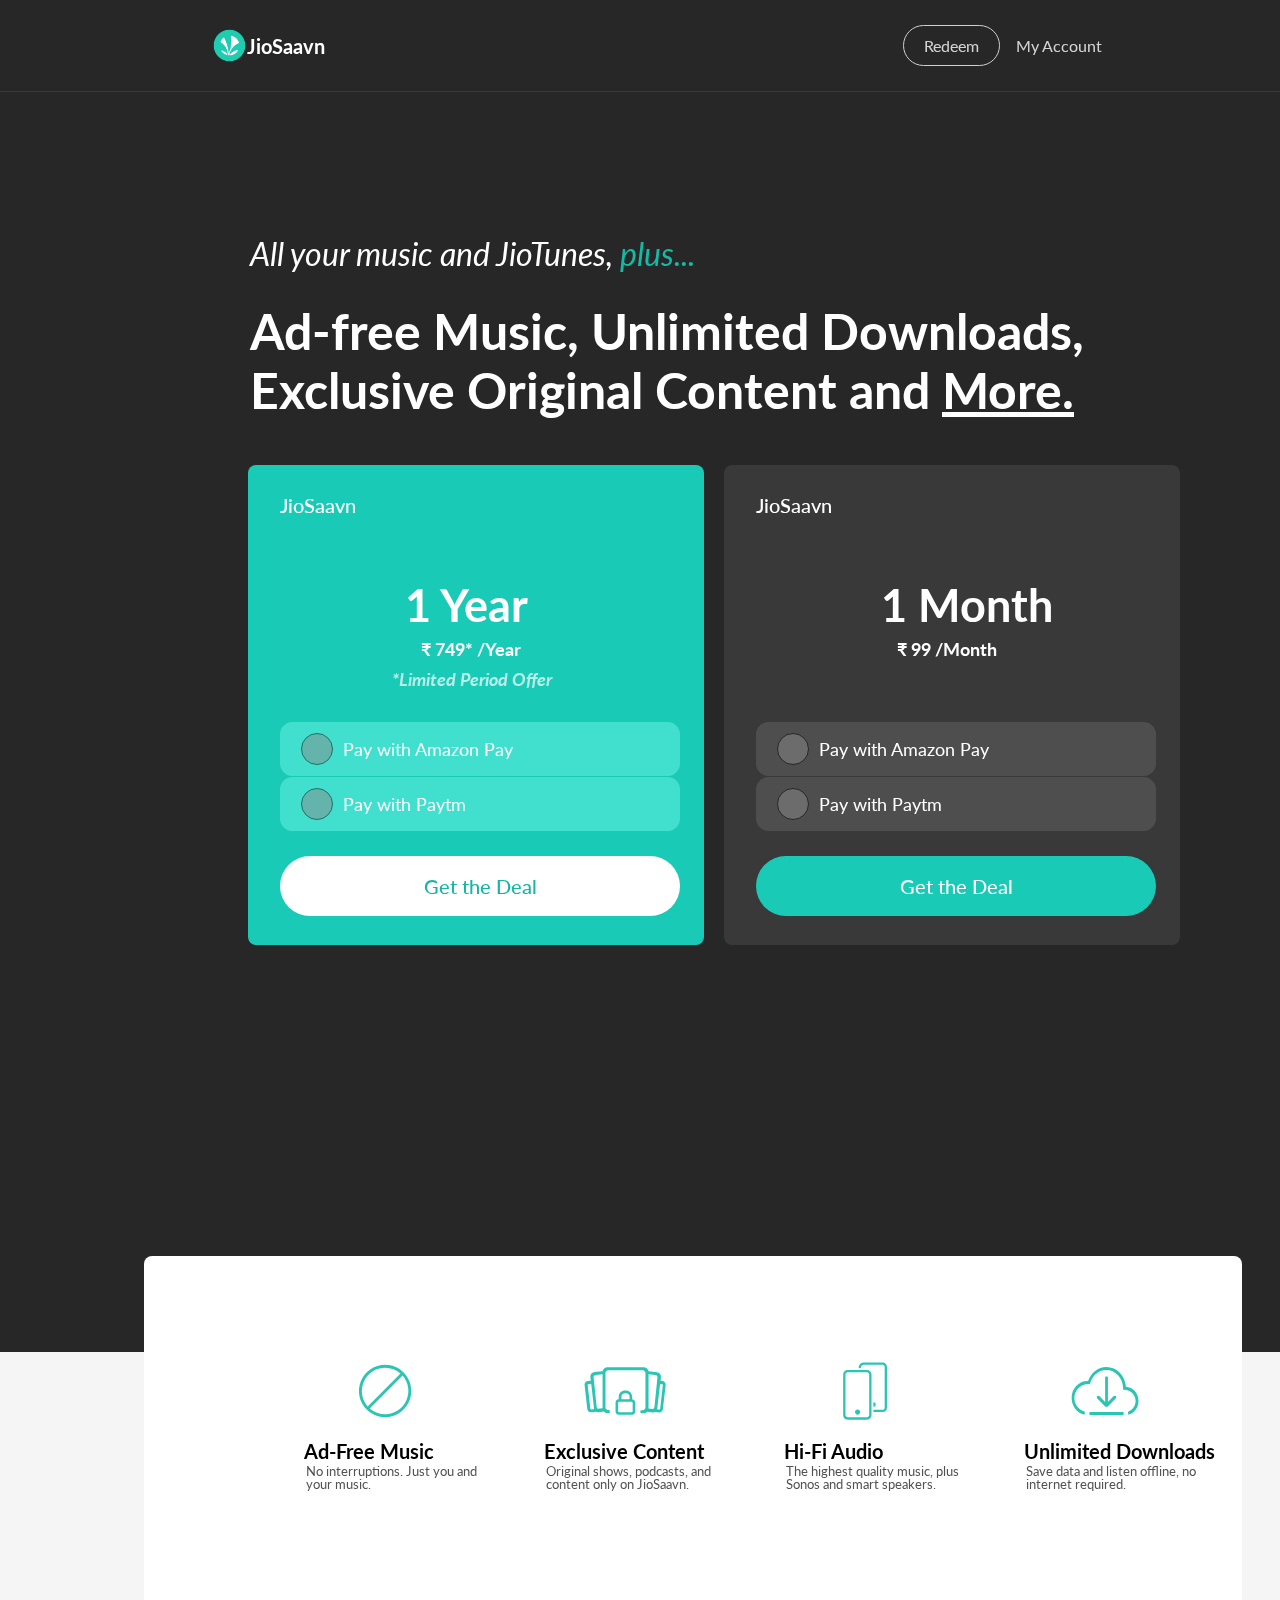
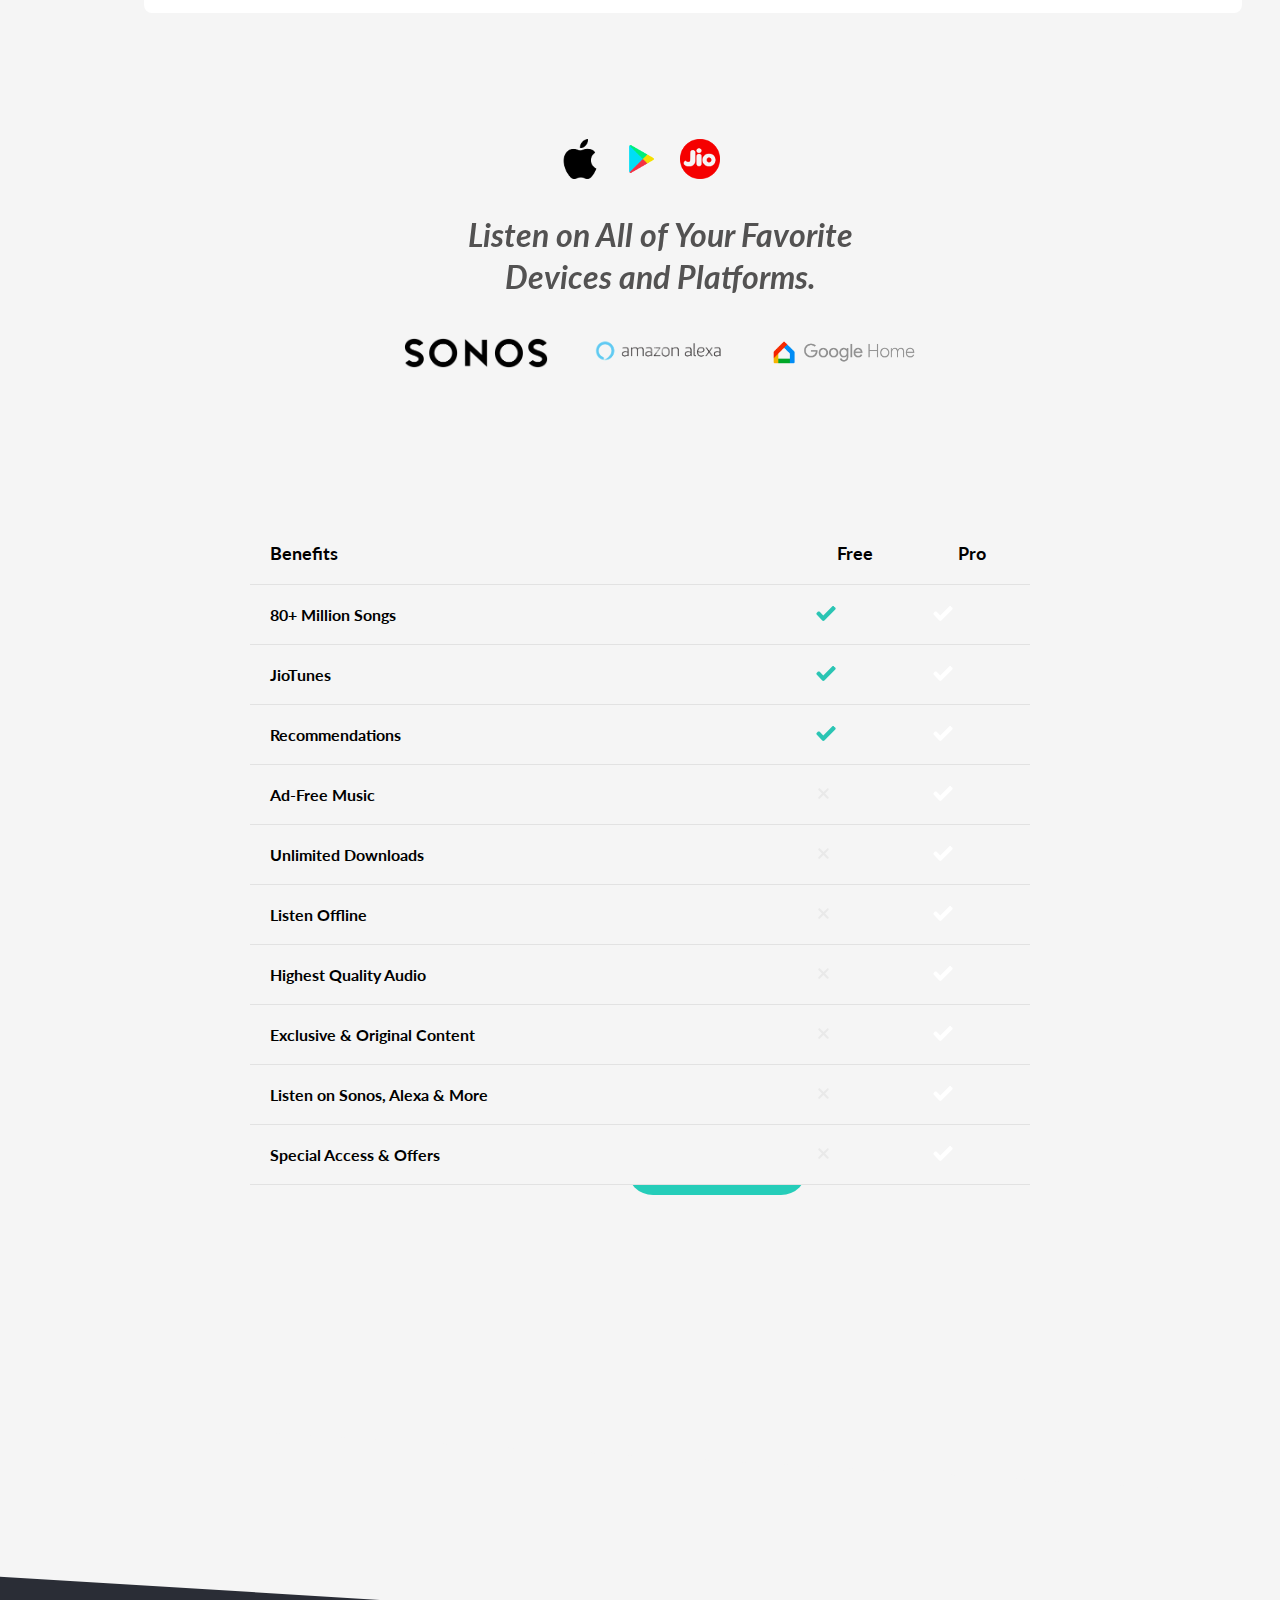
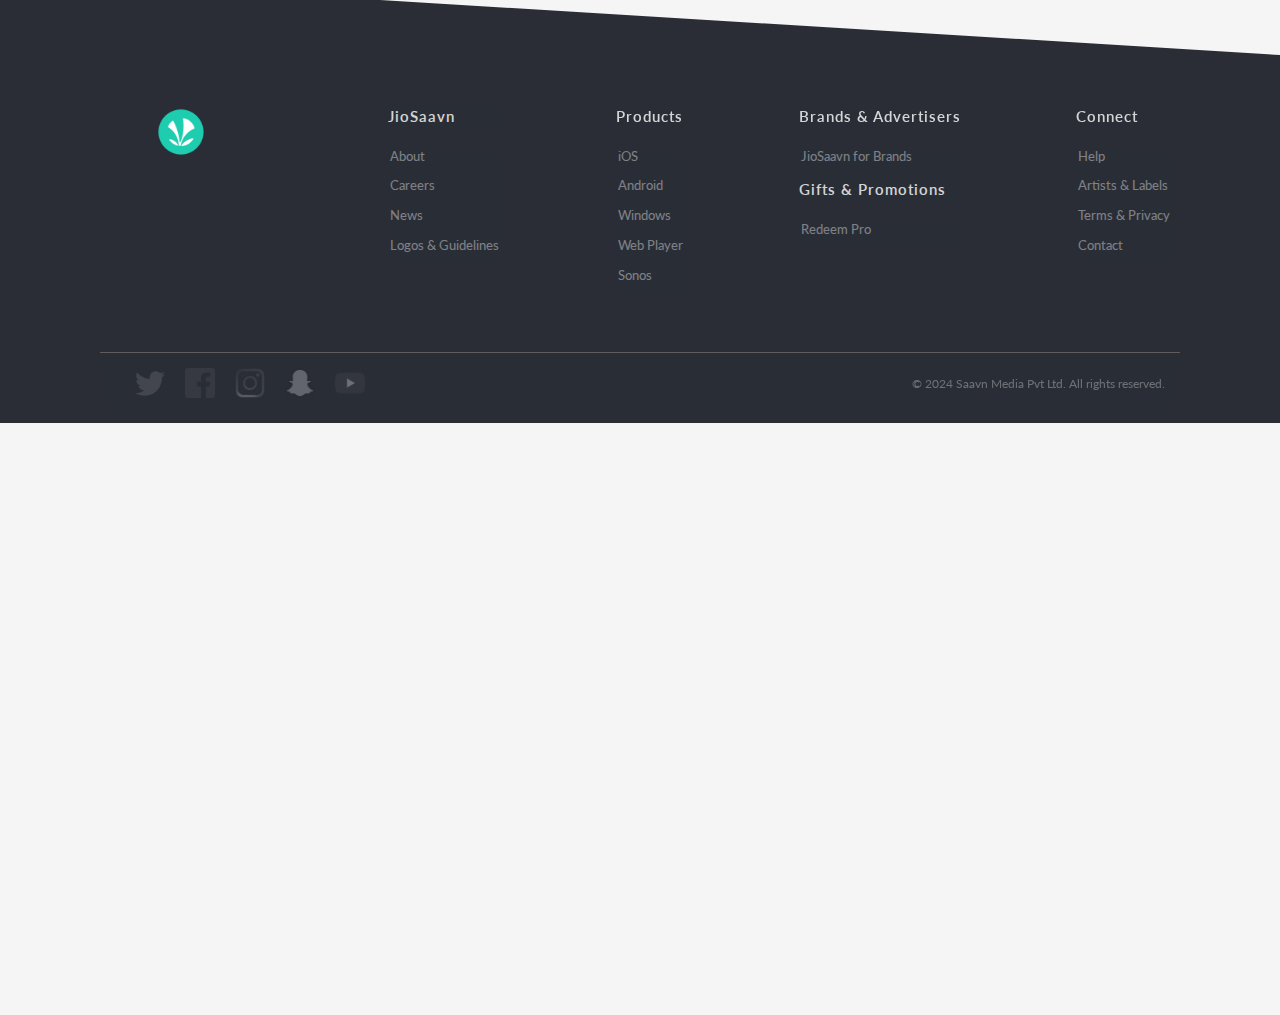
<file: docs/page03.html>
<!DOCTYPE html>
<html lang="en">
  <head>
    <meta charset="UTF-8" />
    <meta name="viewport" content="width=device-width, initial-scale=1.0" />
    <title>Go Pro – Saavn</title>
    <link rel="icon" href="https://staticfe.saavn.com/web6/jioindw/dist/1709889847/_i/favicon.ico" />
    <link rel="stylesheet" href="index.css" />
    <link rel="preconnect" href="https://fonts.googleapis.com" />
  </head>
  <body class="go-pro-body">
    <header id="pro-header">
      <nav style="background-color: rgb(40, 39, 39)">
        <ul style="background-color: rgb(40, 39, 39)">
          <div class="part1" style="background-color: rgb(40, 39, 39)">
            <h2 id="banner-login" style="background-color: rgb(40, 39, 39); position: relative; left: 9rem">
              <img src="images/icon.png" height="35px" width="35px" style="background-color: transparent" alt="" /><a
                href="index.html"
                style="background-color: rgb(40, 39, 39)"
                >JioSaavn</a
              >
            </h2>
          </div>
          <div class="part2" style="background-color: rgb(40, 39, 39); color: white">
            <li id="li">Redeem</li>
            <li style="background-color: rgb(40, 39, 39)">My Account</li>
          </div>
        </ul>
      </nav>
    </header>
    <main class="main-body">
      <div class="plans-con">
        <ul id="plan-context">
          <li style="font-style: italic; margin-bottom: 2rem">
            All your music and JioTunes,
            <span style="color: rgb(21, 186, 167); font-style: italic; background-color: rgb(40, 39, 39)"> plus...</span>
          </li>
          <li style="font-size: 50px; font-weight: bolder; margin-bottom: 5px">Ad-free Music, Unlimited Downloads,</li>
          <li style="font-size: 50px; font-weight: bolder">
            Exclusive Original Content and <span style="text-decoration: underline; background-color: rgb(40, 39, 39)">More.</span>
          </li>
        </ul>
        <div class="cards-con">
          <div class="price-card">
            <h4 id="card-title">JioSaavn</h4>
            <ul id="main-content" style="background-color: rgb(25, 203, 182)">
              <li id="first">1 Year</li>
              <li id="second">&#8377; 749* /Year</li>
              <li id="third">*Limited Period Offer</li>
            </ul>
            <div class="price-btn-group">
              <button id="btn-amazon">
                <li id="circle"></li>
                Pay with Amazon Pay
              </button>
              <button id="btn-paytm">
                <li id="circle"></li>
                Pay with Paytm
              </button>
              <button id="get-deal-btn">Get the Deal</button>
            </div>
          </div>
          <div class="price-card" style="background-color: rgb(58, 57, 57)">
            <h4 id="card-title" style="background-color: rgb(58, 57, 57)">JioSaavn</h4>
            <ul id="main-content" style="background-color: rgb(58, 57, 57)">
              <li id="first" style="background-color: rgb(58, 57, 57)">1 Month</li>
              <li style="background-color: rgb(58, 57, 57)" id="second">&#8377; 99 /Month</li>
            </ul>
            <div class="price-btn-group" style="background-color: rgb(58, 57, 57); margin-top: 22px">
              <button id="btn-amazon" style="background-color: rgb(79, 78, 78); border: 1px solid rgb(79, 78, 78)">
                <li id="circle"></li>
                Pay with Amazon Pay
              </button>
              <button id="btn-paytm" style="background-color: rgb(79, 78, 78); border: 1px solid rgb(79, 78, 78)">
                <li id="circle"></li>
                Pay with Paytm
              </button>
              <button id="get-deal-btn" style="background-color: rgb(25, 203, 182); color: #fff">Get the Deal</button>
            </div>
          </div>
        </div>
      </div>
      <div class="next">
        <div class="card-hover">
          <div>
            <ul>
              <svg
                version="1.1"
                xmlns="http://www.w3.org/2000/svg"
                xmlns:xlink="http://www.w3.org/1999/xlink"
                x="0px"
                y="0px"
                viewBox="0 0 85 62"
                style="
                  enable-background: new 0 0 85 62;
                  background-color: white;
                  height: 60px;
                  position: relative;
                  left: 40px;
                  bottom: 15px;
                "
                xml:space="preserve"
              >
                <path
                  fill="#2BC5B4"
                  d="M61.6,11.9C56.5,6.8,49.7,4,42.5,4c-10.9,0-20.8,6.6-25,16.7c-4.2,10.1-1.9,21.7,5.9,29.4s19.3,10,29.4,5.9
                    c10.1-4.2,16.7-14,16.7-25C69.5,23.8,66.7,17,61.6,11.9z M20.6,21.1C24.5,12.5,33.1,7,42.5,7c5.9,0,11.5,2.1,15.9,6L24.5,46.9
                    C18.2,39.8,16.7,29.7,20.6,21.1z M42.5,55c-5.9,0-11.5-2.1-15.9-6l33.9-33.9c6.3,7.1,7.8,17.2,3.9,25.8C60.5,49.5,52,55,42.5,55z"
                ></path>
              </svg>
              <h2>Ad-Free Music</h2>
              <li>No interruptions. Just you and your music.</li>
            </ul>
          </div>
          <div>
            <ul>
              <svg
                version="1.1"
                xmlns="http://www.w3.org/2000/svg"
                xmlns:xlink="http://www.w3.org/1999/xlink"
                x="0px"
                y="0px"
                viewBox="0 0 85 62"
                style="
                  enable-background: new 0 0 85 62;
                  background-color: white;
                  height: 60px;
                  position: relative;
                  left: 40px;
                  bottom: 15px;
                "
                xml:space="preserve"
              >
                <path
                  fill="#2BC5B4"
                  d="M49.8,39.5L49.8,39.5l-0.1-2.3c0-4-2.7-6.6-6.9-6.6c-4.2,0-6.9,2.6-6.9,6.6v2.3h-0.1c-1.9,0.1-3.3,1.7-3.2,3.6
                        V52c-0.1,1.9,1.4,3.5,3.3,3.6h13.8c1.9-0.1,3.4-1.7,3.3-3.6v-8.9C53,41.3,51.6,39.8,49.8,39.5z M38.7,37.2c0-2.9,1.1-4,4.2-4
                        c3.1,0,4.2,1.1,4.2,4v2.3h-8.4V37.2z M50.3,51.6c0,0.7-0.5,1.3-1.2,1.3H36.5c-0.7,0-1.2-0.6-1.2-1.3v-8.1c0-0.7,0.5-1.3,1.2-1.3
                        h12.6c0.8,0.1,1.3,0.6,1.2,1.3V51.6z"
                ></path>
                <path
                  fill="#2BC5B4"
                  d="M83.2,21.6c-0.6-0.5-1.3-0.8-2.1-0.9l-2-0.2l0.4-4c0.3-2.5-1.6-4.8-4.1-5l-8.7-0.9v-0.2c-0.7-2.4-2.8-4-5.1-4
                        H24.3c-2.4,0-4.4,1.6-5,3.9v0.2l-8.4,0.9c-1.1,0.1-2.1,0.5-2.9,1.3c-1,1-1.5,2.4-1.4,3.8L7,20.3l-3,0.3c-0.8,0.1-1.5,0.4-2.1,0.9
                        c-0.9,0.8-1.4,2-1.3,3.2l2.8,24.9c0.1,1,0.6,1.9,1.3,2.6c0.8,0.7,1.8,1,2.8,0.8l4.8-0.6h0.1c0.8,0.4,1.7,0.6,2.5,0.5l5.7-0.6
                        l0.1,0.1c0.9,0.9,2.2,1.4,3.5,1.4h1.7c0.4,0,0.7-0.3,0.7-0.7v-1.7c0-0.4-0.3-0.7-0.7-0.7H25c-0.2,0-0.4,0-0.6-0.1
                        c-0.8-0.2-1.4-0.7-1.8-1.3c-0.1-0.1-0.2-0.3-0.2-0.5c-0.1-0.3-0.2-0.7-0.2-1V12.4c0-0.4,0.1-0.8,0.2-1.1c0.6-1,1.6-1.7,2.8-1.7
                        h35.3c1.2,0,2.2,0.7,2.8,1.8c0.2,0.3,0.2,0.7,0.2,1.1V48c0,0.4-0.1,0.8-0.2,1.1c0,0.1-0.1,0.1-0.1,0.2l-0.1,0.1
                        c-0.4,0.7-1.1,1.2-1.8,1.4c-0.2,0.1-0.4,0.1-0.7,0.1H59c-0.4,0-0.7,0.3-0.7,0.7v1.7C58.2,53.6,58.6,54,59,54h2.6
                        c1.3,0,2.6-0.5,3.5-1.4l0.1-0.1h0.1l5.7,0.6c0.8,0.1,1.6,0,2.4-0.4h0.1l4,0.5c1.9,0.1,3.8-1.3,4-3.3l2.9-25.1
                        C84.5,23.6,84.1,22.4,83.2,21.6z M9.8,49.9l-2.2,0.3H7.5c-0.5,0-0.9-0.4-0.9-0.8L3.8,24.9c-0.1-0.5,0.3-1,0.8-1l2.9-0.3v0.3
                        l2.9,25.4C10.4,49.5,10.1,49.8,9.8,49.9z M19.2,48.8l-5,0.6l-0.1-0.1c-0.6-0.4-0.9-1-1-1.7L9.9,17.1c-0.1-1.3,0.8-2.5,2.1-2.6
                        l7.2-0.8V48.8z M72.8,47.5c-0.1,0.9-0.7,1.6-1.5,2h-0.1h-0.1L66.7,49V13.7h0.1l7,0.7c0.6,0.1,1.2,0.4,1.6,0.9
                        c0.4,0.5,0.6,1.1,0.5,1.7L72.8,47.5z M78.7,49.4c-0.1,0.2-0.2,0.5-0.4,0.6s-0.4,0.2-0.6,0.2h-0.1l-1.4-0.1c-0.2,0-0.3-0.1-0.4-0.2
                        c-0.1-0.1-0.1-0.3-0.1-0.5l2.9-25.7l2.1,0.2c0.5,0.1,0.9,0.5,0.8,1L78.7,49.4z"
                ></path>
              </svg>
              <h2>Exclusive Content</h2>
              <li>Original shows, podcasts, and content only on JioSaavn.</li>
            </ul>
          </div>
          <div>
            <ul>
              <svg
                version="1.1"
                xmlns="http://www.w3.org/2000/svg"
                xmlns:xlink="http://www.w3.org/1999/xlink"
                x="0px"
                y="0px"
                viewBox="0 0 85 62"
                style="
                  enable-background: new 0 0 85 62;
                  background-color: white;
                  height: 60px;
                  position: relative;
                  left: 40px;
                  bottom: 15px;
                "
                xml:space="preserve"
              >
                <path
                  fill="#2BC5B4"
                  d="M44.5,9.4H24.4c-2.5,0-4.6,2-4.6,4.6v42c0,2.5,2,4.6,4.6,4.6h20.1c2.5,0,4.6-2,4.6-4.6v-42
                        C49.1,11.4,47,9.4,44.5,9.4z M46.7,55.9c0,1.2-1,2.1-2.2,2.1H24.4c-1.2,0-2.2-1-2.2-2.1v-42c0-1.2,1-2.2,2.2-2.2h20.1
                        c1.2,0,2.2,1,2.2,2.2V55.9z"
                ></path>
                <path
                  fill="#2BC5B4"
                  d="M34.7,50.1c-1.5,0-2.7,1.2-2.7,2.7c0,1.5,1.2,2.7,2.7,2.7c1.5,0,2.7-1.2,2.7-2.7
                        C37.4,51.3,36.2,50.1,34.7,50.1z"
                ></path>
                <path
                  fill="#2BC5B4"
                  d="M51.7,47.4c0.1,0,0.3,0,0.4-0.1c0.8-0.5,1.3-1.4,1.3-2.3c0-0.9-0.5-1.8-1.3-2.3c-0.2-0.1-0.5-0.1-0.7,0
                        c-0.2,0.1-0.4,0.4-0.4,0.6v3.4c0,0.3,0.1,0.5,0.4,0.6C51.5,47.4,51.6,47.4,51.7,47.4z"
                ></path>
                <path
                  fill="#2BC5B4"
                  d="M60.6,1.6H41c-2.8,0-5.1,2.3-5.1,5.1c0,0.4,0.3,0.7,0.7,0.7h0.9c0.4,0,0.7-0.3,0.7-0.7C38.3,5.2,39.5,4,41,4
                        h19.5c1.2,0,2.2,1,2.2,2.2v42c0,1.2-1,2.2-2.2,2.2h-8.8c-0.4,0-0.7,0.3-0.7,0.7v1c0,0.4,0.3,0.7,0.7,0.7h8.8c2.5,0,4.6-2,4.6-4.6
                        v-42C65.1,3.6,63.1,1.6,60.6,1.6z"
                ></path>
              </svg>
              <h2>Hi-Fi Audio</h2>
              <li>The highest quality music, plus Sonos and smart speakers.</li>
            </ul>
          </div>
          <div>
            <ul>
              <svg
                version="1.1"
                xmlns="http://www.w3.org/2000/svg"
                xmlns:xlink="http://www.w3.org/1999/xlink"
                x="0px"
                y="0px"
                viewBox="0 0 85 62"
                style="
                  enable-background: new 0 0 85 62;
                  background-color: white;
                  height: 60px;
                  position: relative;
                  left: 40px;
                  bottom: 15px;
                "
                xml:space="preserve"
              >
                <path
                  fill="#2BC5B4"
                  d="M60.6,52.7H27.3c-0.3,0-0.6,0.1-0.8,0.3c-0.2,0.2-0.3,0.5-0.3,0.8v1c0,0.3,0.1,0.6,0.3,0.8
                        c0.2,0.2,0.5,0.3,0.8,0.3h33.3c0.3,0,0.6-0.1,0.8-0.3s0.3-0.5,0.3-0.8v-1c0-0.3-0.1-0.6-0.3-0.8S60.9,52.7,60.6,52.7z"
                ></path>
                <path
                  fill="#2BC5B4"
                  d="M45.1,16.4c-0.2-0.2-0.5-0.3-0.7-0.3h-0.9c-0.3,0-0.5,0.1-0.7,0.3s-0.3,0.5-0.3,0.7v25.2l-5.7-5.9
                        c-0.4-0.4-0.9-0.6-1.4-0.5c-0.5,0-1,0.3-1.3,0.7c-0.7,0.9,0.4,2.2,1.1,3l7.1,7.2c0.2,0.2,0.5,0.4,0.8,0.5h0.1h0.1
                        c0.1,0,0.1,0,0.2,0h0.9c0.1,0,0.1,0,0.2,0h0.1h0.1c0.3-0.1,0.6-0.2,0.8-0.5l7-7.2c0.8-0.7,1.9-2,1.2-2.9C53.5,36.3,53,36,52.5,36
                        s-1,0.2-1.4,0.5l-5.7,5.8V17.1C45.4,16.8,45.3,16.6,45.1,16.4z"
                ></path>
                <path
                  fill="#2BC5B4"
                  d="M64,26.6C63.3,15.2,54.6,6.1,43.9,6.1c-8.8,0-16.2,6.1-19,14.6c-0.2,0-0.5,0-0.7,0c-9,0-16.3,7.8-16.3,17.5
                        c0,8.4,5.5,15.4,12.8,17.1c0.2,0,0.4,0,0.6-0.1s0.2-0.3,0.2-0.5v-1.8c0-0.3-0.2-0.6-0.5-0.6c-6.7-2.1-10.9-8.6-10.2-15.5
                        s6.3-12.4,13.3-13c0.3,0,0.6,0,0.8,0c0.7,0,1.3,0.1,2,0.2c0.2-1,0.5-2,0.9-3c2.6-6.9,8.8-11.7,16-11.7c9.1,0,16.6,7.8,17.2,17.6
                        c0,0.4,0.1,0.9,0.1,1.3c0,0.5,0,1-0.1,1.6c0.5-0.1,0.9-0.1,1.4-0.1C68.8,29.7,74,35,74,41.4c0,4.8-3,9.1-7.4,10.9
                        c-0.3,0.1-0.4,0.3-0.4,0.6v1.9c0,0.2,0.1,0.4,0.3,0.5s0.4,0.2,0.6,0.1c5.7-1.7,9.9-7.4,9.9-14C77.1,33.3,71.3,27,64,26.6z"
                ></path>
              </svg>
              <h2>Unlimited Downloads</h2>
              <li>Save data and listen offline, no internet required.</li>
            </ul>
          </div>
        </div>
        <div class="app-icons">
          <img id="apple-icon" src="images/apple.png" alt="apple" />
          <img id="playstore-icon" src="images/playstore.png" alt="playstore" />
          <img id="jio-icon" src="images/jio.png" alt="jio" />
        </div>
        <div class="icons-text">
          <ul>
            <li id="cap-li">Listen on All of Your Favorite</li>
            <li id="cap-li" style="text-align: center">Devices and Platforms.</li>
          </ul>
        </div>
        <div class="brand-icons">
          <img id="sonos-icon" src="images/sonos.png" alt="Sonos Logo" />
          <img id="alexa-icon" src="images/alexa.png" alt="Amazon Alexa Logo" />
          <img id="home-icon" src="images/google-home.png" alt="Google Home Logo" />
        </div>
      </div>

      <table class="table-list">
        <colgroup>
          <col class="table-list-main" style="width: 70%" />
          <col class="table-list-free" style="width: 15%" />
          <col class="table-list-pro" style="width: 15%" />
        </colgroup>
        <thead>
          <tr>
            <th class="deca">Benefits</th>
            <th class="deca">Free</th>
            <th class="deca table-list-highlight">Pro</th>
          </tr>
        </thead>
        <tbody>
          <tr>
            <td>80+ Million Songs</td>
            <td>
              <svg
                version="1.1"
                xmlns="http://www.w3.org/2000/svg"
                xmlns:xlink="http://www.w3.org/1999/xlink"
                x="0px"
                y="0px"
                viewBox="0 0 16 12"
                style="enable-background: new 0 0 16 12"
                xml:space="preserve"
              >
                <path
                  fill="#2BC5B4"
                  d="M15.3,1.2l-0.8-0.7C14.2,0,13.5,0,13.1,0.2l0,0L5.8,7.6L3,4.6c-0.5-0.4-1.2-0.4-1.6,0L0.7,5.4C0.4,5.6,0.3,5.9,0.3,6.2S0.4,6.8,0.7,7L5,11.5c0.2,0.2,0.5,0.4,0.9,0.4c0.3,0,0.6-0.1,0.8-0.3l8.7-8.9c0.2-0.2,0.4-0.5,0.3-0.9C15.7,1.6,15.5,1.3,15.3,1.2z M14.9,2.3L14.9,2.3L14.9,2.3L14.9,2.3z"
                ></path>
              </svg>
            </td>
            <td class="table-list-highlight">
              <svg
                version="1.1"
                xmlns="http://www.w3.org/2000/svg"
                xmlns:xlink="http://www.w3.org/1999/xlink"
                x="0px"
                y="0px"
                viewBox="0 0 16 12"
                style="enable-background: new 0 0 16 12"
                xml:space="preserve"
              >
                <path
                  fill="#FFF"
                  d="M15.3,1.2l-0.8-0.7C14.2,0,13.5,0,13.1,0.2l0,0L5.8,7.6L3,4.6c-0.5-0.4-1.2-0.4-1.6,0L0.7,5.4C0.4,5.6,0.3,5.9,0.3,6.2S0.4,6.8,0.7,7L5,11.5c0.2,0.2,0.5,0.4,0.9,0.4c0.3,0,0.6-0.1,0.8-0.3l8.7-8.9c0.2-0.2,0.4-0.5,0.3-0.9C15.7,1.6,15.5,1.3,15.3,1.2z M14.9,2.3L14.9,2.3L14.9,2.3L14.9,2.3z"
                ></path>
              </svg>
            </td>
          </tr>
          <tr>
            <td>JioTunes</td>
            <td>
              <svg
                version="1.1"
                xmlns="http://www.w3.org/2000/svg"
                xmlns:xlink="http://www.w3.org/1999/xlink"
                x="0px"
                y="0px"
                viewBox="0 0 16 12"
                style="enable-background: new 0 0 16 12"
                xml:space="preserve"
              >
                <path
                  fill="#2BC5B4"
                  d="M15.3,1.2l-0.8-0.7C14.2,0,13.5,0,13.1,0.2l0,0L5.8,7.6L3,4.6c-0.5-0.4-1.2-0.4-1.6,0L0.7,5.4C0.4,5.6,0.3,5.9,0.3,6.2S0.4,6.8,0.7,7L5,11.5c0.2,0.2,0.5,0.4,0.9,0.4c0.3,0,0.6-0.1,0.8-0.3l8.7-8.9c0.2-0.2,0.4-0.5,0.3-0.9C15.7,1.6,15.5,1.3,15.3,1.2z M14.9,2.3L14.9,2.3L14.9,2.3L14.9,2.3z"
                ></path>
              </svg>
            </td>
            <td class="table-list-highlight">
              <svg
                version="1.1"
                xmlns="http://www.w3.org/2000/svg"
                xmlns:xlink="http://www.w3.org/1999/xlink"
                x="0px"
                y="0px"
                viewBox="0 0 16 12"
                style="enable-background: new 0 0 16 12"
                xml:space="preserve"
              >
                <path
                  fill="#FFF"
                  d="M15.3,1.2l-0.8-0.7C14.2,0,13.5,0,13.1,0.2l0,0L5.8,7.6L3,4.6c-0.5-0.4-1.2-0.4-1.6,0L0.7,5.4C0.4,5.6,0.3,5.9,0.3,6.2S0.4,6.8,0.7,7L5,11.5c0.2,0.2,0.5,0.4,0.9,0.4c0.3,0,0.6-0.1,0.8-0.3l8.7-8.9c0.2-0.2,0.4-0.5,0.3-0.9C15.7,1.6,15.5,1.3,15.3,1.2z M14.9,2.3L14.9,2.3L14.9,2.3L14.9,2.3z"
                ></path>
              </svg>
            </td>
          </tr>
          <tr>
            <td>Recommendations</td>
            <td>
              <svg
                version="1.1"
                xmlns="http://www.w3.org/2000/svg"
                xmlns:xlink="http://www.w3.org/1999/xlink"
                x="0px"
                y="0px"
                viewBox="0 0 16 12"
                style="enable-background: new 0 0 16 12"
                xml:space="preserve"
              >
                <path
                  fill="#2BC5B4"
                  d="M15.3,1.2l-0.8-0.7C14.2,0,13.5,0,13.1,0.2l0,0L5.8,7.6L3,4.6c-0.5-0.4-1.2-0.4-1.6,0L0.7,5.4C0.4,5.6,0.3,5.9,0.3,6.2S0.4,6.8,0.7,7L5,11.5c0.2,0.2,0.5,0.4,0.9,0.4c0.3,0,0.6-0.1,0.8-0.3l8.7-8.9c0.2-0.2,0.4-0.5,0.3-0.9C15.7,1.6,15.5,1.3,15.3,1.2z M14.9,2.3L14.9,2.3L14.9,2.3L14.9,2.3z"
                ></path>
              </svg>
            </td>
            <td class="table-list-highlight">
              <svg
                version="1.1"
                xmlns="http://www.w3.org/2000/svg"
                xmlns:xlink="http://www.w3.org/1999/xlink"
                x="0px"
                y="0px"
                viewBox="0 0 16 12"
                style="enable-background: new 0 0 16 12"
                xml:space="preserve"
              >
                <path
                  fill="#FFF"
                  d="M15.3,1.2l-0.8-0.7C14.2,0,13.5,0,13.1,0.2l0,0L5.8,7.6L3,4.6c-0.5-0.4-1.2-0.4-1.6,0L0.7,5.4C0.4,5.6,0.3,5.9,0.3,6.2S0.4,6.8,0.7,7L5,11.5c0.2,0.2,0.5,0.4,0.9,0.4c0.3,0,0.6-0.1,0.8-0.3l8.7-8.9c0.2-0.2,0.4-0.5,0.3-0.9C15.7,1.6,15.5,1.3,15.3,1.2z M14.9,2.3L14.9,2.3L14.9,2.3L14.9,2.3z"
                ></path>
              </svg>
            </td>
          </tr>
          <tr>
            <td>Ad-Free Music</td>
            <td>
              <svg
                version="1.1"
                xmlns="http://www.w3.org/2000/svg"
                xmlns:xlink="http://www.w3.org/1999/xlink"
                x="0px"
                y="0px"
                viewBox="0 0 20 20"
                style="enable-background: new 0 0 20 20"
                xml:space="preserve"
              >
                <path
                  fill="#E9E9E9"
                  d="M4.5,17c-0.4,0-0.7-0.1-1-0.4C3.2,16.3,3,16,3,15.5c0-0.4,0.1-0.7,0.4-1l4.6-4.6L3.3,5.4C3.1,5.1,3,4.7,3,4.4s0.2-0.7,0.5-1l0.1-0.1C4.1,2.9,5,2.9,5.5,3.5l4.6,4.6l4.6-4.6C15.1,3,15.9,3,16.4,3.3l0.1,0.1c0.6,0.6,0.6,1.5,0.1,2L12,10l4.6,4.6c0.5,0.5,0.6,1.2,0.1,1.8l-0.4,0.4c-0.6,0.4-1.3,0.3-1.8-0.1L9.9,12l-4.6,4.6C5.2,16.8,4.8,17,4.5,17z M4.8,15.9L4.8,15.9L4.8,15.9z"
                ></path>
              </svg>
            </td>
            <td class="table-list-highlight">
              <svg
                version="1.1"
                xmlns="http://www.w3.org/2000/svg"
                xmlns:xlink="http://www.w3.org/1999/xlink"
                x="0px"
                y="0px"
                viewBox="0 0 16 12"
                style="enable-background: new 0 0 16 12"
                xml:space="preserve"
              >
                <path
                  fill="#FFF"
                  d="M15.3,1.2l-0.8-0.7C14.2,0,13.5,0,13.1,0.2l0,0L5.8,7.6L3,4.6c-0.5-0.4-1.2-0.4-1.6,0L0.7,5.4C0.4,5.6,0.3,5.9,0.3,6.2S0.4,6.8,0.7,7L5,11.5c0.2,0.2,0.5,0.4,0.9,0.4c0.3,0,0.6-0.1,0.8-0.3l8.7-8.9c0.2-0.2,0.4-0.5,0.3-0.9C15.7,1.6,15.5,1.3,15.3,1.2z M14.9,2.3L14.9,2.3L14.9,2.3L14.9,2.3z"
                ></path>
              </svg>
            </td>
          </tr>
          <tr>
            <td>Unlimited Downloads</td>
            <td>
              <svg
                version="1.1"
                xmlns="http://www.w3.org/2000/svg"
                xmlns:xlink="http://www.w3.org/1999/xlink"
                x="0px"
                y="0px"
                viewBox="0 0 20 20"
                style="enable-background: new 0 0 20 20"
                xml:space="preserve"
              >
                <path
                  fill="#E9E9E9"
                  d="M4.5,17c-0.4,0-0.7-0.1-1-0.4C3.2,16.3,3,16,3,15.5c0-0.4,0.1-0.7,0.4-1l4.6-4.6L3.3,5.4C3.1,5.1,3,4.7,3,4.4s0.2-0.7,0.5-1l0.1-0.1C4.1,2.9,5,2.9,5.5,3.5l4.6,4.6l4.6-4.6C15.1,3,15.9,3,16.4,3.3l0.1,0.1c0.6,0.6,0.6,1.5,0.1,2L12,10l4.6,4.6c0.5,0.5,0.6,1.2,0.1,1.8l-0.4,0.4c-0.6,0.4-1.3,0.3-1.8-0.1L9.9,12l-4.6,4.6C5.2,16.8,4.8,17,4.5,17z M4.8,15.9L4.8,15.9L4.8,15.9z"
                ></path>
              </svg>
            </td>
            <td class="table-list-highlight">
              <svg
                version="1.1"
                xmlns="http://www.w3.org/2000/svg"
                xmlns:xlink="http://www.w3.org/1999/xlink"
                x="0px"
                y="0px"
                viewBox="0 0 16 12"
                style="enable-background: new 0 0 16 12"
                xml:space="preserve"
              >
                <path
                  fill="#FFF"
                  d="M15.3,1.2l-0.8-0.7C14.2,0,13.5,0,13.1,0.2l0,0L5.8,7.6L3,4.6c-0.5-0.4-1.2-0.4-1.6,0L0.7,5.4C0.4,5.6,0.3,5.9,0.3,6.2S0.4,6.8,0.7,7L5,11.5c0.2,0.2,0.5,0.4,0.9,0.4c0.3,0,0.6-0.1,0.8-0.3l8.7-8.9c0.2-0.2,0.4-0.5,0.3-0.9C15.7,1.6,15.5,1.3,15.3,1.2z M14.9,2.3L14.9,2.3L14.9,2.3L14.9,2.3z"
                ></path>
              </svg>
            </td>
          </tr>
          <tr>
            <td>Listen Offline</td>
            <td>
              <svg
                version="1.1"
                xmlns="http://www.w3.org/2000/svg"
                xmlns:xlink="http://www.w3.org/1999/xlink"
                x="0px"
                y="0px"
                viewBox="0 0 20 20"
                style="enable-background: new 0 0 20 20"
                xml:space="preserve"
              >
                <path
                  fill="#E9E9E9"
                  d="M4.5,17c-0.4,0-0.7-0.1-1-0.4C3.2,16.3,3,16,3,15.5c0-0.4,0.1-0.7,0.4-1l4.6-4.6L3.3,5.4C3.1,5.1,3,4.7,3,4.4s0.2-0.7,0.5-1l0.1-0.1C4.1,2.9,5,2.9,5.5,3.5l4.6,4.6l4.6-4.6C15.1,3,15.9,3,16.4,3.3l0.1,0.1c0.6,0.6,0.6,1.5,0.1,2L12,10l4.6,4.6c0.5,0.5,0.6,1.2,0.1,1.8l-0.4,0.4c-0.6,0.4-1.3,0.3-1.8-0.1L9.9,12l-4.6,4.6C5.2,16.8,4.8,17,4.5,17z M4.8,15.9L4.8,15.9L4.8,15.9z"
                ></path>
              </svg>
            </td>
            <td class="table-list-highlight">
              <svg
                version="1.1"
                xmlns="http://www.w3.org/2000/svg"
                xmlns:xlink="http://www.w3.org/1999/xlink"
                x="0px"
                y="0px"
                viewBox="0 0 16 12"
                style="enable-background: new 0 0 16 12"
                xml:space="preserve"
              >
                <path
                  fill="#FFF"
                  d="M15.3,1.2l-0.8-0.7C14.2,0,13.5,0,13.1,0.2l0,0L5.8,7.6L3,4.6c-0.5-0.4-1.2-0.4-1.6,0L0.7,5.4C0.4,5.6,0.3,5.9,0.3,6.2S0.4,6.8,0.7,7L5,11.5c0.2,0.2,0.5,0.4,0.9,0.4c0.3,0,0.6-0.1,0.8-0.3l8.7-8.9c0.2-0.2,0.4-0.5,0.3-0.9C15.7,1.6,15.5,1.3,15.3,1.2z M14.9,2.3L14.9,2.3L14.9,2.3L14.9,2.3z"
                ></path>
              </svg>
            </td>
          </tr>
          <tr>
            <td>Highest Quality Audio</td>
            <td>
              <svg
                version="1.1"
                xmlns="http://www.w3.org/2000/svg"
                xmlns:xlink="http://www.w3.org/1999/xlink"
                x="0px"
                y="0px"
                viewBox="0 0 20 20"
                style="enable-background: new 0 0 20 20"
                xml:space="preserve"
              >
                <path
                  fill="#E9E9E9"
                  d="M4.5,17c-0.4,0-0.7-0.1-1-0.4C3.2,16.3,3,16,3,15.5c0-0.4,0.1-0.7,0.4-1l4.6-4.6L3.3,5.4C3.1,5.1,3,4.7,3,4.4s0.2-0.7,0.5-1l0.1-0.1C4.1,2.9,5,2.9,5.5,3.5l4.6,4.6l4.6-4.6C15.1,3,15.9,3,16.4,3.3l0.1,0.1c0.6,0.6,0.6,1.5,0.1,2L12,10l4.6,4.6c0.5,0.5,0.6,1.2,0.1,1.8l-0.4,0.4c-0.6,0.4-1.3,0.3-1.8-0.1L9.9,12l-4.6,4.6C5.2,16.8,4.8,17,4.5,17z M4.8,15.9L4.8,15.9L4.8,15.9z"
                ></path>
              </svg>
            </td>
            <td class="table-list-highlight">
              <svg
                version="1.1"
                xmlns="http://www.w3.org/2000/svg"
                xmlns:xlink="http://www.w3.org/1999/xlink"
                x="0px"
                y="0px"
                viewBox="0 0 16 12"
                style="enable-background: new 0 0 16 12"
                xml:space="preserve"
              >
                <path
                  fill="#FFF"
                  d="M15.3,1.2l-0.8-0.7C14.2,0,13.5,0,13.1,0.2l0,0L5.8,7.6L3,4.6c-0.5-0.4-1.2-0.4-1.6,0L0.7,5.4C0.4,5.6,0.3,5.9,0.3,6.2S0.4,6.8,0.7,7L5,11.5c0.2,0.2,0.5,0.4,0.9,0.4c0.3,0,0.6-0.1,0.8-0.3l8.7-8.9c0.2-0.2,0.4-0.5,0.3-0.9C15.7,1.6,15.5,1.3,15.3,1.2z M14.9,2.3L14.9,2.3L14.9,2.3L14.9,2.3z"
                ></path>
              </svg>
            </td>
          </tr>
          <tr>
            <td>Exclusive &amp; Original Content</td>
            <td>
              <svg
                version="1.1"
                xmlns="http://www.w3.org/2000/svg"
                xmlns:xlink="http://www.w3.org/1999/xlink"
                x="0px"
                y="0px"
                viewBox="0 0 20 20"
                style="enable-background: new 0 0 20 20"
                xml:space="preserve"
              >
                <path
                  fill="#E9E9E9"
                  d="M4.5,17c-0.4,0-0.7-0.1-1-0.4C3.2,16.3,3,16,3,15.5c0-0.4,0.1-0.7,0.4-1l4.6-4.6L3.3,5.4C3.1,5.1,3,4.7,3,4.4s0.2-0.7,0.5-1l0.1-0.1C4.1,2.9,5,2.9,5.5,3.5l4.6,4.6l4.6-4.6C15.1,3,15.9,3,16.4,3.3l0.1,0.1c0.6,0.6,0.6,1.5,0.1,2L12,10l4.6,4.6c0.5,0.5,0.6,1.2,0.1,1.8l-0.4,0.4c-0.6,0.4-1.3,0.3-1.8-0.1L9.9,12l-4.6,4.6C5.2,16.8,4.8,17,4.5,17z M4.8,15.9L4.8,15.9L4.8,15.9z"
                ></path>
              </svg>
            </td>
            <td class="table-list-highlight">
              <svg
                version="1.1"
                xmlns="http://www.w3.org/2000/svg"
                xmlns:xlink="http://www.w3.org/1999/xlink"
                x="0px"
                y="0px"
                viewBox="0 0 16 12"
                style="enable-background: new 0 0 16 12"
                xml:space="preserve"
              >
                <path
                  fill="#FFF"
                  d="M15.3,1.2l-0.8-0.7C14.2,0,13.5,0,13.1,0.2l0,0L5.8,7.6L3,4.6c-0.5-0.4-1.2-0.4-1.6,0L0.7,5.4C0.4,5.6,0.3,5.9,0.3,6.2S0.4,6.8,0.7,7L5,11.5c0.2,0.2,0.5,0.4,0.9,0.4c0.3,0,0.6-0.1,0.8-0.3l8.7-8.9c0.2-0.2,0.4-0.5,0.3-0.9C15.7,1.6,15.5,1.3,15.3,1.2z M14.9,2.3L14.9,2.3L14.9,2.3L14.9,2.3z"
                ></path>
              </svg>
            </td>
          </tr>
          <tr>
            <td>Listen on Sonos, Alexa &amp; More</td>
            <td>
              <svg
                version="1.1"
                xmlns="http://www.w3.org/2000/svg"
                xmlns:xlink="http://www.w3.org/1999/xlink"
                x="0px"
                y="0px"
                viewBox="0 0 20 20"
                style="enable-background: new 0 0 20 20"
                xml:space="preserve"
              >
                <path
                  fill="#E9E9E9"
                  d="M4.5,17c-0.4,0-0.7-0.1-1-0.4C3.2,16.3,3,16,3,15.5c0-0.4,0.1-0.7,0.4-1l4.6-4.6L3.3,5.4C3.1,5.1,3,4.7,3,4.4s0.2-0.7,0.5-1l0.1-0.1C4.1,2.9,5,2.9,5.5,3.5l4.6,4.6l4.6-4.6C15.1,3,15.9,3,16.4,3.3l0.1,0.1c0.6,0.6,0.6,1.5,0.1,2L12,10l4.6,4.6c0.5,0.5,0.6,1.2,0.1,1.8l-0.4,0.4c-0.6,0.4-1.3,0.3-1.8-0.1L9.9,12l-4.6,4.6C5.2,16.8,4.8,17,4.5,17z M4.8,15.9L4.8,15.9L4.8,15.9z"
                ></path>
              </svg>
            </td>
            <td class="table-list-highlight">
              <svg
                version="1.1"
                xmlns="http://www.w3.org/2000/svg"
                xmlns:xlink="http://www.w3.org/1999/xlink"
                x="0px"
                y="0px"
                viewBox="0 0 16 12"
                style="enable-background: new 0 0 16 12"
                xml:space="preserve"
              >
                <path
                  fill="#FFF"
                  d="M15.3,1.2l-0.8-0.7C14.2,0,13.5,0,13.1,0.2l0,0L5.8,7.6L3,4.6c-0.5-0.4-1.2-0.4-1.6,0L0.7,5.4C0.4,5.6,0.3,5.9,0.3,6.2S0.4,6.8,0.7,7L5,11.5c0.2,0.2,0.5,0.4,0.9,0.4c0.3,0,0.6-0.1,0.8-0.3l8.7-8.9c0.2-0.2,0.4-0.5,0.3-0.9C15.7,1.6,15.5,1.3,15.3,1.2z M14.9,2.3L14.9,2.3L14.9,2.3L14.9,2.3z"
                ></path>
              </svg>
            </td>
          </tr>
          <tr>
            <td>Special Access &amp; Offers</td>
            <td>
              <svg
                version="1.1"
                xmlns="http://www.w3.org/2000/svg"
                xmlns:xlink="http://www.w3.org/1999/xlink"
                x="0px"
                y="0px"
                viewBox="0 0 20 20"
                style="enable-background: new 0 0 20 20"
                xml:space="preserve"
              >
                <path
                  fill="#E9E9E9"
                  d="M4.5,17c-0.4,0-0.7-0.1-1-0.4C3.2,16.3,3,16,3,15.5c0-0.4,0.1-0.7,0.4-1l4.6-4.6L3.3,5.4C3.1,5.1,3,4.7,3,4.4s0.2-0.7,0.5-1l0.1-0.1C4.1,2.9,5,2.9,5.5,3.5l4.6,4.6l4.6-4.6C15.1,3,15.9,3,16.4,3.3l0.1,0.1c0.6,0.6,0.6,1.5,0.1,2L12,10l4.6,4.6c0.5,0.5,0.6,1.2,0.1,1.8l-0.4,0.4c-0.6,0.4-1.3,0.3-1.8-0.1L9.9,12l-4.6,4.6C5.2,16.8,4.8,17,4.5,17z M4.8,15.9L4.8,15.9L4.8,15.9z"
                ></path>
              </svg>
            </td>
            <td class="table-list-highlight">
              <svg
                version="1.1"
                xmlns="http://www.w3.org/2000/svg"
                xmlns:xlink="http://www.w3.org/1999/xlink"
                x="0px"
                y="0px"
                viewBox="0 0 16 12"
                style="enable-background: new 0 0 16 12"
                xml:space="preserve"
              >
                <path
                  fill="#FFF"
                  d="M15.3,1.2l-0.8-0.7C14.2,0,13.5,0,13.1,0.2l0,0L5.8,7.6L3,4.6c-0.5-0.4-1.2-0.4-1.6,0L0.7,5.4C0.4,5.6,0.3,5.9,0.3,6.2S0.4,6.8,0.7,7L5,11.5c0.2,0.2,0.5,0.4,0.9,0.4c0.3,0,0.6-0.1,0.8-0.3l8.7-8.9c0.2-0.2,0.4-0.5,0.3-0.9C15.7,1.6,15.5,1.3,15.3,1.2z M14.9,2.3L14.9,2.3L14.9,2.3L14.9,2.3z"
                ></path>
              </svg>
            </td>
          </tr>
        </tbody>
      </table>
      <div class="plan-btn">
        <h2>Try Pro Now</h2>
        <h3>Make music beautiful.</h3>
        <button>Pick a Plan</button>
      </div>
    </main>
    <div>
      <div>
        <footer id="go-pro" style="background-color: #2a2d36; height: 17.5rem; padding: 100px; border: none; position: relative;bottom: 37rem;">
          <img
            src="images/icon.png"
            height="50px"
            width="50px"
            style="background-color: transparent; position: relative; top: 4rem; left: 3.5rem"
            alt=""
          />
          <div class="row-one" style="background-color: #2a2d36">
            <div class="foot-fir" style="background-color: #2a2d36">
              <h5 id="foot-head">JioSaavn</h5>
              <ul id="go-pro-footer" style="background-color: #2a2d36">
                <li>About</li>
                <li>Careers</li>
                <li>News</li>
                <li>Logos & Guidelines</li>
              </ul>
            </div>
            <div class="foot-thi" style="background-color: #2a2d36">
              <h5 id="foot-head">Products</h5>
              <ul style="background-color: #2a2d36" id="go-pro-footer">
                <li>iOS</li>
                <li>Android</li>
                <li>Windows</li>
                <li>Web Player</li>
                <li>Sonos</li>
              </ul>
            </div>
            <div class="foot-sec" style="background-color: #2a2d36">
              <div id="sec1" style="background-color: #2a2d36">
                <h5 id="foot-head">Brands & Advertisers</h5>
                <ul id="go-pro-footer" style="background-color: #2a2d36">
                  <li>JioSaavn for Brands</li>
                </ul>
              </div>
              <div id="sec2" style="background-color: #2a2d36">
                <h5 id="foot-head">Gifts & Promotions</h5>
                <ul id="go-pro-footer" style="background-color: #2a2d36">
                  <li>Redeem Pro</li>
                </ul>
              </div>
            </div>
            <div class="foot-fou" style="background-color: #2a2d36">
              <h5 id="foot-head">Connect</h5>
              <ul id="go-pro-footer" style="background-color: #2a2d36">
                <li>Help</li>
                <li>Artists & Labels</li>
                <li>Terms & Privacy</li>
                <li>Contact</li>
              </ul>
            </div>
            <div class="fill angle"></div>
          </div>
          <div class="pro-foot-two-row">
            <div class="grp1" style="background-color: #2a2d36; color: white; opacity: 0.4; font-size: 12px">
              <div class="social-icons" style="background-color: #2a2d36">
                <img
                  id="footer-icon"
                  style="background-color: #2a2d36; mix-blend-mode: luminosity; height: 30px; width: 30px"
                  src="images/twitter.png"
                  alt=""
                />
                <img
                  id="footer-icon"
                  style="background-color: #2a2d36; mix-blend-mode: luminosity; height: 30px; width: 30px"
                  src="images/facebook.png"
                  alt=""
                />
                <img
                  id="footer-icon"
                  style="background-color: #2a2d36; mix-blend-mode: luminosity; height: 30px; width: 30px"
                  src="images/instagram.png"
                  alt=""
                />
                <img
                  id="footer-icon"
                  style="background-color: #2a2d36; mix-blend-mode: luminosity; height: 30px; width: 30px"
                  src="images/snapchat.png"
                  alt=""
                />
                <img
                  id="footer-icon"
                  style="background-color: #2a2d36; mix-blend-mode: luminosity; height: 30px; width: 30px"
                  src="images/youtube.png"
                  alt=""
                />
              </div>
            </div>
            <div class="grp2" style="background-color: #2a2d36; color: white; opacity: 0.4; font-size: 12px">
              &copy; 2024 Saavn Media Pvt Ltd. All rights reserved.
            </div>
          </div>
        </footer>
      </div>
    </div>
  </body>
</html>
</file>
<file: docs/index.css>
@import url('https://fonts.googleapis.com/css2?family=Lato:ital,wght@0,100;0,300;0,400;0,700;0,900;1,100;1,300;1,400;1,700;1,900&display=swap');

* {
  margin: 0;
  font-family: 'Lato', sans-serif;
  font-weight: 540px;
  font-style: normal;
  background-color: whitesmoke;
  cursor: pointer;
}

header {
  border-bottom: 1px solid #e7e5e5;
  padding: 8px;
}
nav ul {
  display: flex;
  justify-content: space-between;
  align-items: center;
}

nav ul li {
  margin-right: 1rem;
  list-style: none;
  position: relative;
}
nav ul li a {
  color: black;
  text-decoration: none;
}

nav ul li::after {
  content: '';
  display: block;
  position: absolute;
  left: 0;
  bottom: -25px;
  width: 100%;
  height: 2px;
  background-color: #000;
  transform: scaleX(0);
  transform-origin: center;
  transition: transform 0.3s;
}

nav ul li:hover::after {
  transform: scaleX(1);
}
nav ul .nav-part1 {
  display: flex;
  align-items: center;
  font-size: 15px;
}

nav ul .nav-part3 {
  display: flex;
}

input[type='search'] {
  padding: 10px;
  height: 44px;
  width: 574px;
  border-radius: 20px;
  border: 1px solid #eaeaea;
  text-align: center;
  outline: none;
  font-size: medium;
  background-color: #fff;
  font-weight: light;
}

.nav-part1 img {
  mix-blend-mode: darken;
}

#banner {
  margin-left: -4.5rem;
  object-fit: cover;
  border: 1px solid #eaeaea;
  height: 50px;
  width: 190px;
  color: #eaeaea;
  border: none;
}

/* main  */

main {
  display: flex;
  /* margin-top: 20px; */
}

.left-nav {
  flex: 1.5;
}

.right-container {
  display: flex;
}

.right-main {
  flex: 4;
  overflow-y: auto;
  max-height: 80vh;
  margin-top: 25px;
}

.third {
  flex: 0.2;
}

body {
  overflow: hidden;
}

#left-nav-heading {
  margin-top: 40px;
  margin-bottom: 10px;
  margin-left: 4px;
  color: #9c9797;
  font-size: 11.5px;
}

.left-nav ul li {
  list-style: none;
  padding: 8px 4px;
  font-size: 15px;
}

.section-1 {
  margin-top: 10px;
}

.section-2 {
  margin-bottom: 10px;
}

.btn-playlist {
  display: flex;
  align-items: center;
  margin-top: 20px;
  padding: 5px 25px;
  border-radius: 25px;
  border: 1.5px solid rgb(18, 201, 170);
  color: rgb(18, 201, 170);
  font-size: 15px;
  width: 160px;
}

.btn-playlist:hover {
  color: black;
  border: 1px solid black;
  transition: 1.5s;
}

/* right */

.music-card-container {
  display: flex;
  flex-wrap: wrap;
  position: relative;
  right: 40px;
  overflow-x: hidden;
}

h3 {
  margin-top: 10px;
  margin-bottom: 15px;
  margin-left: 65px;
  white-space: nowrap;
  color: #524e4e;
  font-size: larger;
}

.music-card {
  display: flex;
  flex-direction: column;
  align-items: baseline;
  position: relative;
  left: 100px;
  bottom: 20px;
  margin-top: 20px;
  padding-left: 2.5px;
}

.music-card img {
  margin-top: 5px;
  height: 90%;
  width: 85%;
  object-fit: contain;
  border-radius: 8px;
}

h4 {
  font-size: 13px;
  margin-top: 12px;
  font-weight: 400;
  white-space: nowrap;
  overflow: hidden;
  text-overflow: ellipsis;
  max-width: 130px;
}

#content-name {
  margin-bottom: -10px;
}

#truncate-text {
  font-weight: 300;
  white-space: nowrap;
  overflow: hidden;
  text-overflow: ellipsis;
  max-width: 130px;
}

/* footer */

footer {
  margin-top: 20px;
}

footer .row-one {
  display: flex;
  justify-content: space-between;
  align-items: flex-start;
  padding: 8px;
  margin-left: 12px;
  margin-bottom: 15px;
  border-top: 1px solid #d6d5d5;
}

footer .row-two ul {
  border-top: 1px solid #d6d5d5;
  border-bottom: 1px solid #d6d5d5;
  display: flex;
  padding-left: -10px;
  padding: 25px;
}
footer .row-two ul li {
  padding-left: 35px;
}

footer .row-three {
  display: flex;
  justify-content: space-between;
  padding: 25px;
}

footer .row-three ul {
  position: relative;
  right: 40px;
}

footer .row-three ul li {
  padding-left: 35px;
  color: #959191;
}

div > ul > li {
  list-style: none;
  font-size: 0.8rem;
  line-height: 1;
  font-weight: normal;
  color: #535252;
  padding: 2px;
}

#foot-heading {
  margin-left: 40px;
  font-weight: 600;
  font-size: 11px;
  line-height: 1.5;
  color: #4f4e4e;
  letter-spacing: 1px;
  margin-top: 15px;
  margin-bottom: 10px;
}

#footer-icon {
  height: 20px;
  width: 20px;
  border-radius: 3px;
  object-fit: contain;
  margin-left: 20px;
  mix-blend-mode: darken;
  background-color: white;
}

.social-icons {
  display: flex;
  align-items: center;
  font-size: small;
  letter-spacing: 1px;
  color: #4f4e4e;
}

/* ---------------------login page-------------------------- */

.body-container {
  display: flex;
}

.left-container {
  flex: 5;
  background-color: rgb(167, 25, 25);
  height: 100vh;
}

.right-cont {
  flex: 5;
  display: flex;
  align-items: center;
  justify-content: center;
}

#login-img {
  width: 412px;
  height: 440px;
  position: relative;
  top: 3.5rem;
  left: 8rem;
  background-color: transparent;
}

#banner-login {
  display: flex;
  align-items: center;
  font-size: 20px;
  margin: 20px;
  background-color: transparent;
}
#banner-login a {
  text-decoration: none;
  background-color: rgb(167, 25, 25);
  color: white;
}

#tel-img {
  height: 30px;
  width: 30px;
  position: relative;
  left: 1.5rem;
  bottom: 2.4rem;
  background-color: transparent;
}

.form-container {
  position: relative;
  bottom: 3rem;
  right: 10rem;
  letter-spacing: 1px;
}

input[type='tel'] {
  padding: 15px;
  width: 350px;
  text-align: center;
  border-radius: 24px;
  background-color: white;
  margin-top: 30px;
  border: 1px solid #eaeaea;
  letter-spacing: 0.5px;
}

input[type='tel']::placeholder {
  font-size: 16px;
  font-weight: 400;
  color: rgb(65, 63, 63);
}

button[type='submit'] {
  width: 380px;
  padding: 12px;
  border-radius: 24px;
  position: relative;
  bottom: 20px;
  background-color: #2bc5b4;
  border: 1px solid #2bc5b4;
  color: white;
  font-size: 20px;
}

h1 {
  color: rgb(68, 67, 67);
}

h6 {
  font-size: 13px;
  font-weight: 400;
  padding: 10px 0px;
}
p {
  width: 380px;
  font-size: 12px;
  font-style: italic;
  position: relative;
  top: 5px;
  left: 10px;
  word-wrap: break-word;
}

.btn-group {
  display: flex;
  position: relative;
  top: 3rem;
  justify-content: space-between;
  width: 380px;
}

#email-btn,
#facebook-btn {
  width: 180px;
  padding: 15px;
  background-color: rgb(30, 27, 27);
  border: 1px solid rgb(30, 27, 27);
  color: white;
  border-radius: 24px;
  font-size: 15px;
}
#email-btn:hover {
  background-color: rgb(80, 125, 158);
  transition: 1s;
}
#facebook-btn {
  background-color: #3b5998;
  border: 1px solid #3b5998;
}

#facebook-btn:hover {
  background-color: #304778;
  transition: 1s;
}
#connect-with {
  position: relative;
  top: 2rem;
  text-align: center;
  font-size: 12px;
  width: 150px;
  color: #c0b8b8;
  letter-spacing: 1px;
  padding: 0px 15px;
}
.connect-con {
  display: flex;
  justify-content: flex-start;
  align-items: center;
}
#line-border {
  background-color: #d6d5d5;
  height: 1px;
  width: 110px;
  position: relative;
  top: 2rem;
}

.signup-cont {
  display: flex;
  justify-content: space-between;
  align-items: center;
}
#signup-li > li,
#signup {
  position: relative;
  bottom: 22rem;
  left: 22.5rem;
  width: 200px;
}

#signup {
  border-radius: 24px;
  padding: 8px 20px;
  width: 100px;
  border: 1px solid black;
  font-weight: 500;
  font-size: 14px;
}

#signup:hover {
  background-color: black;
  color: white;
  transition: 1s;
}

#login-heading {
  background-color: transparent;
  color: white;
  position: relative;
  top: 4.5rem;
  left: 14rem;
}

#transparent-heading {
  background-color: transparent;
  position: relative;
  top: 5rem;
  left: 15rem;
  font-style: italic;
  color: white;
  opacity: 0.5;
  font-size: 23px;
}

/* -------------------------------Go Pro---------------------------------------- */

.go-pro-body {
  overflow: scroll;
}
.main-body {
  display: flex;
  flex-direction: column;
}
#pro-header {
  /* width: 100%; */
  background-color: rgb(40, 39, 39);
  border-bottom: 1px solid #3a3838;
}

.part2 {
  display: flex;
  justify-content: space-between;
  align-items: center;
  padding: 10px;
  position: relative;
  right: 9rem;
  opacity: 0.8;
}

.part2 #li {
  border: 1px solid #fff8f8;
  padding: 10px 20px;
  border-radius: 24px;
  background-color: rgb(40, 39, 39);
}
#li:hover {
  background-color: #fff;
  color: black;
}
.plans-con {
  height: 140vh;
  width: 100%;
  background-color: rgb(40, 39, 39);
  position: relative;
  top: 0rem;
}

.next {
  height: 100rem;
  background-color: whitesmoke;
}

#plan-context {
  margin-top: 9rem;
  margin-left: 13rem;
  background-color: rgb(40, 39, 39);
}

#plan-context li {
  font-size: xx-large;
  background-color: rgb(40, 39, 39);
  color: white;
}

.price-card {
  background-color: rgb(25, 203, 182);
  height: 30rem;
  width: 28.5rem;
  border-radius: 8px;
  position: relative;
  left: 15.5rem;
  top: 3rem;
  margin-right: 20px;
}

.price-card:hover {
  background-color: rgb(25, 203, 182);
  transform: scale(1.02);
  transition: 0.5s;
}
#card-title {
  background-color: rgb(25, 203, 182);
  position: relative;
  top: 1rem;
  left: 2rem;
  color: #fff;
  font-size: 20px;
  font-weight: 500;
}

#main-content li {
  background-color: rgb(25, 203, 182);
}

#first {
  font-size: 45px;
  font-weight: bolder;
  color: #fff;
  position: relative;
  top: 5rem;
  left: 7.2rem;
  width: fit-content;
}

#second {
  font-size: 18px;
  font-weight: bolder;
  color: #fff;
  position: relative;
  top: 5.5rem;
  left: 8.2rem;
  width: fit-content;
}

#third {
  background-color: transparent;
  font-size: 18px;
  font-weight: bolder;
  color: #fff;
  position: relative;
  top: 6rem;
  left: 6.35rem;
  width: fit-content;
  font-style: italic;
  opacity: 0.7;
}

.price-btn-group {
  display: flex;
  flex-direction: column;
  background-color: rgb(25, 203, 182);
}

#btn-amazon,
#btn-paytm {
  background-color: rgb(65, 224, 206);
  border: 1px solid rgb(65, 224, 206);
  color: white;
  padding: 10px;
  position: relative;
  top: 8rem;
  left: 2rem;
  margin-bottom: 1px;
  font-size: 18px;
  width: 400px;
  border-radius: 12px;
  display: flex;
  align-items: center;
}

#circle {
  border-radius: 50%;
  width: 30px;
  height: 30px;
  background-color: #888a89;
  opacity: 0.5;
  list-style: none;
  border: 0.5px solid black;
  margin-right: 10px;
  margin-left: 10px;
}
#get-deal-btn {
  background-color: white;
  border: none;
  width: 400px;
  padding: 18px;
  font-size: 20px;
  font-weight: 500;
  color: rgb(20, 181, 162);
  border-radius: 36px;
  position: relative;
  top: 9.5rem;
  left: 2rem;
}

.cards-con {
  display: flex;
  background-color: rgb(40, 39, 39);
}

.card-hover {
  display: flex;
  position: relative;
  bottom: 6rem;
  left: 9rem;
  padding: 120px;
  background-color: #fff;
  width: 67%;
  border-radius: 8px;
}
.card-hover ul {
  background-color: #fff;
}
.card-hover ul li {
  background-color: #fff;
}
.card-hover ul h2 {
  background-color: #fff;
  width: 200px;
  font-size: 20px;
}

.app-icons {
  display: flex;
  justify-content: center;
  margin-top: 20px;
}

#apple-icon,
#playstore-icon,
#jio-icon {
  height: 40px;
  width: 40px;
  mix-blend-mode: darken;
  padding: 10px;
}
.icons-text {
  display: flex;
  justify-content: center;
  align-items: center;
  margin-top: 25px;
}

#cap-li {
  font-size: xx-large;
  font-style: italic;
  font-weight: bolder;
  padding: 5px;
}

.brand-icons {
  display: flex;
  justify-content: center;
  align-items: center;
  margin-top: 20px;
  margin-left: 40px;
}

#sonos-icon,
#alexa-icon,
#home-icon {
  height: 30px;
  width: 144px;
  mix-blend-mode: darken;
  padding: 10px;
  object-fit: cover;
  padding: 20px;
}

.angle {
  transform: skewY(3.5deg);
  transform-origin: 100%;
  /* background-color: red; */
}

.fill {
  position: absolute;
  bottom: 0;
  left: 0;
  bottom: 23rem;
  right: 0;
  z-index: 0;
  height: 10rem;
}

#go-pro-footer li {
  background-color: #2a2d36;
  padding-bottom: 15px;
  color: white;
  opacity: 0.4;
}
#foot-head {
  margin-left: 40px;
  font-weight: 600;
  font-size: 11px;
  line-height: 1.5;
  color: #4f4e4e;
  letter-spacing: 1px;
  margin-top: 15px;
  margin-bottom: 10px;
  background-color: #2a2d36;
  color: white;
  font-size: 15px;
  margin-top: 1px;
  margin-bottom: 20px;
  opacity: 0.8;
}

#go-pro .row-one {
  border: none;
  margin-bottom: 30rem;
  margin-left: 15rem;
}

.pro-foot-two-row {
  display: flex;
  justify-content: space-between;
  align-items: center;
  position: relative;
  bottom: 27rem;
  background-color: #2a2d36;
  border-top: 1px solid #6d6868;
  opacity: 0.8;
  padding: 15px;
}

.table-list {
  position: relative;
  z-index: 1;
  margin: 50px auto;
  width: 90vw;
  max-width: 780px;
  border-collapse: separate;
  font-weight: 700;
}
table {
  border-spacing: 0;
  vertical-align: baseline;
}
.table-list th:first-child,
.table-list td:first-child {
  text-align: left;
}
.table-list th {
  padding: 1.125em 0;
}

.table-list th,
.table-list td {
  padding: 20px;
  border-bottom: 1px solid rgba(62, 62, 62, 0.1);
}
.deca {
  font-size: 1.125em;
}

.table-list tr:first-child th.table-list-highlight {
  border-radius: 4px 4px 0 0;
}
tbody {
  height: 480px;
  width: 530px;
}

.table-list {
  position: relative;
  bottom: 55rem;
  width: 200%;
}


table svg {
  height: 15px;
}

.plan-btn {
  position: absolute;
  top: 166rem;
  left: 35rem;
  display: flex;
  flex-direction: column;
  justify-content: center;
  align-items: center;
}

.plan-btn h2 {
  font-size: xx-large;
  font-style: italic;
}

.plan-btn h3 {
  opacity: 0.6;
  margin-right: 4rem;
  font-weight: 400;
}

.plan-btn button {
  width: 180px;
  padding: 15px 35px;
  font-size: 18px;
  border-radius: 36px;
  background-color: rgb(37, 205, 185);
  border: none;
  color: white;
}
</file>
